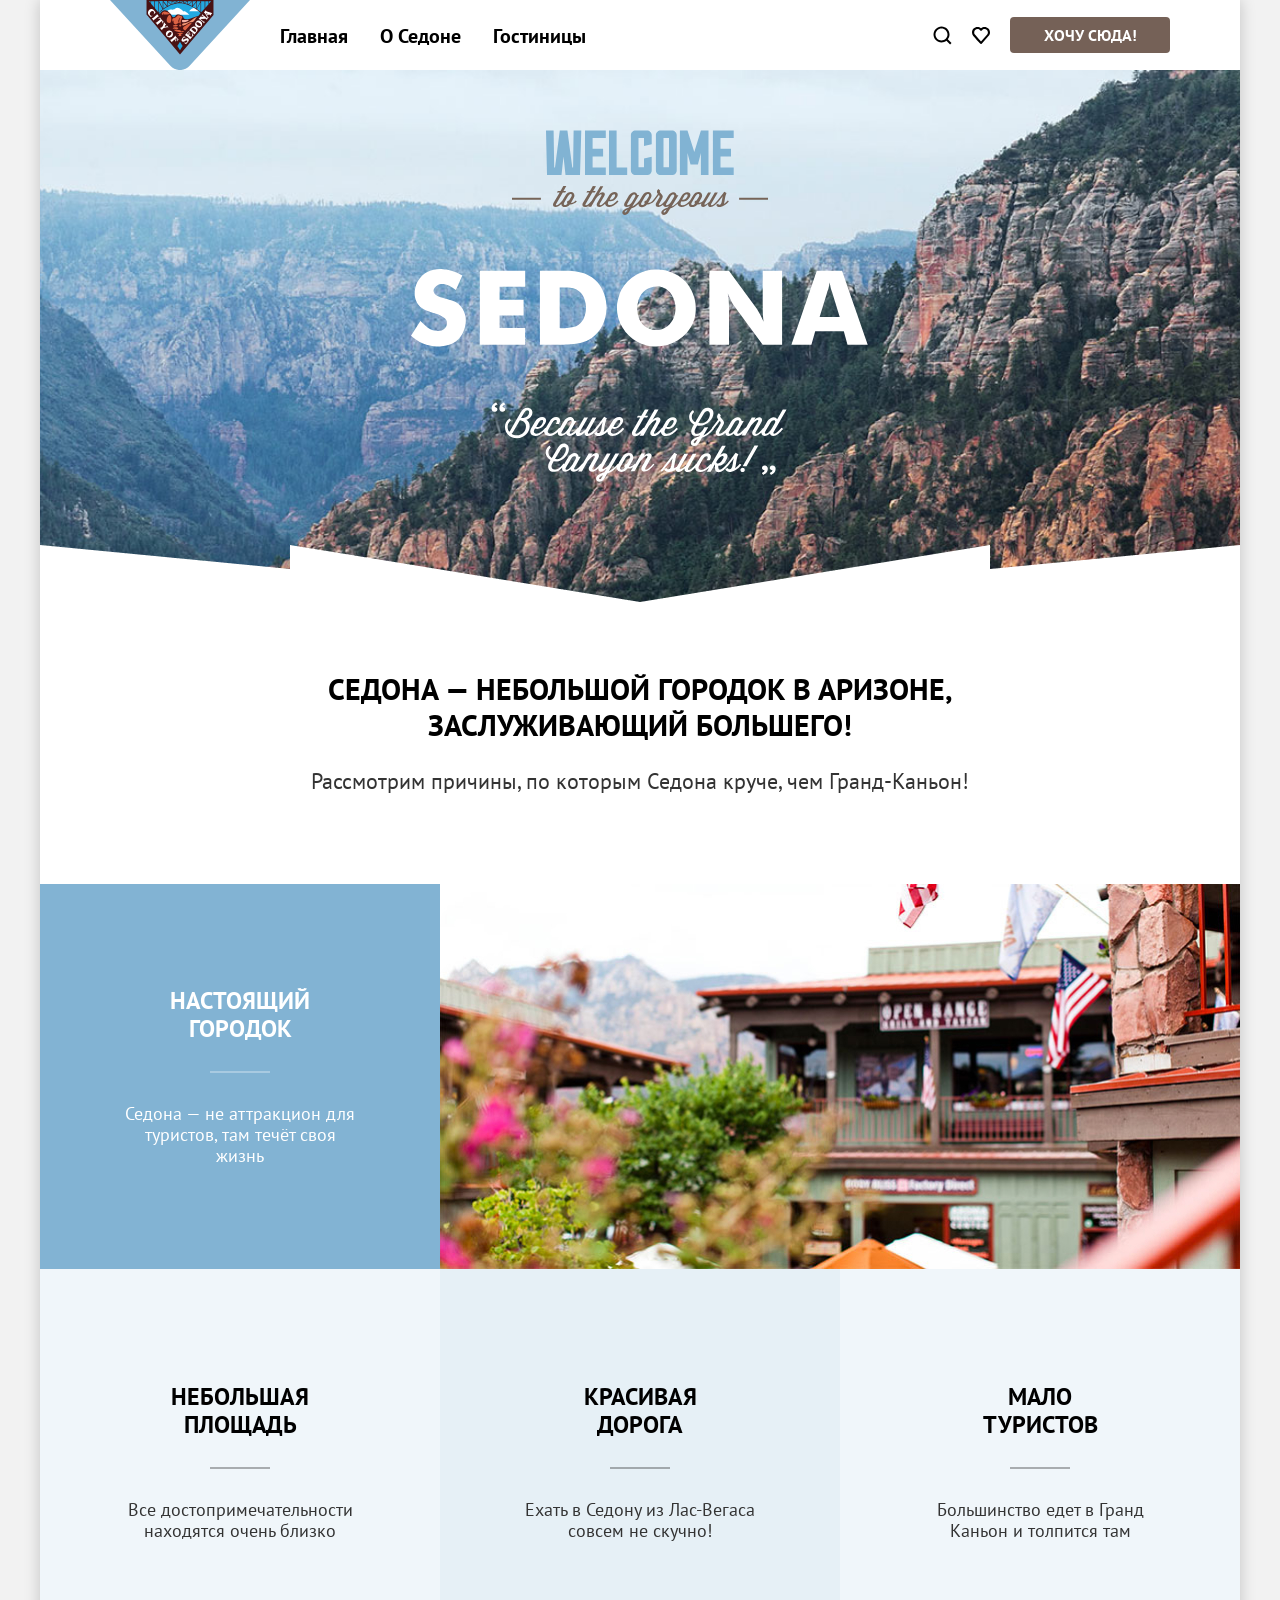
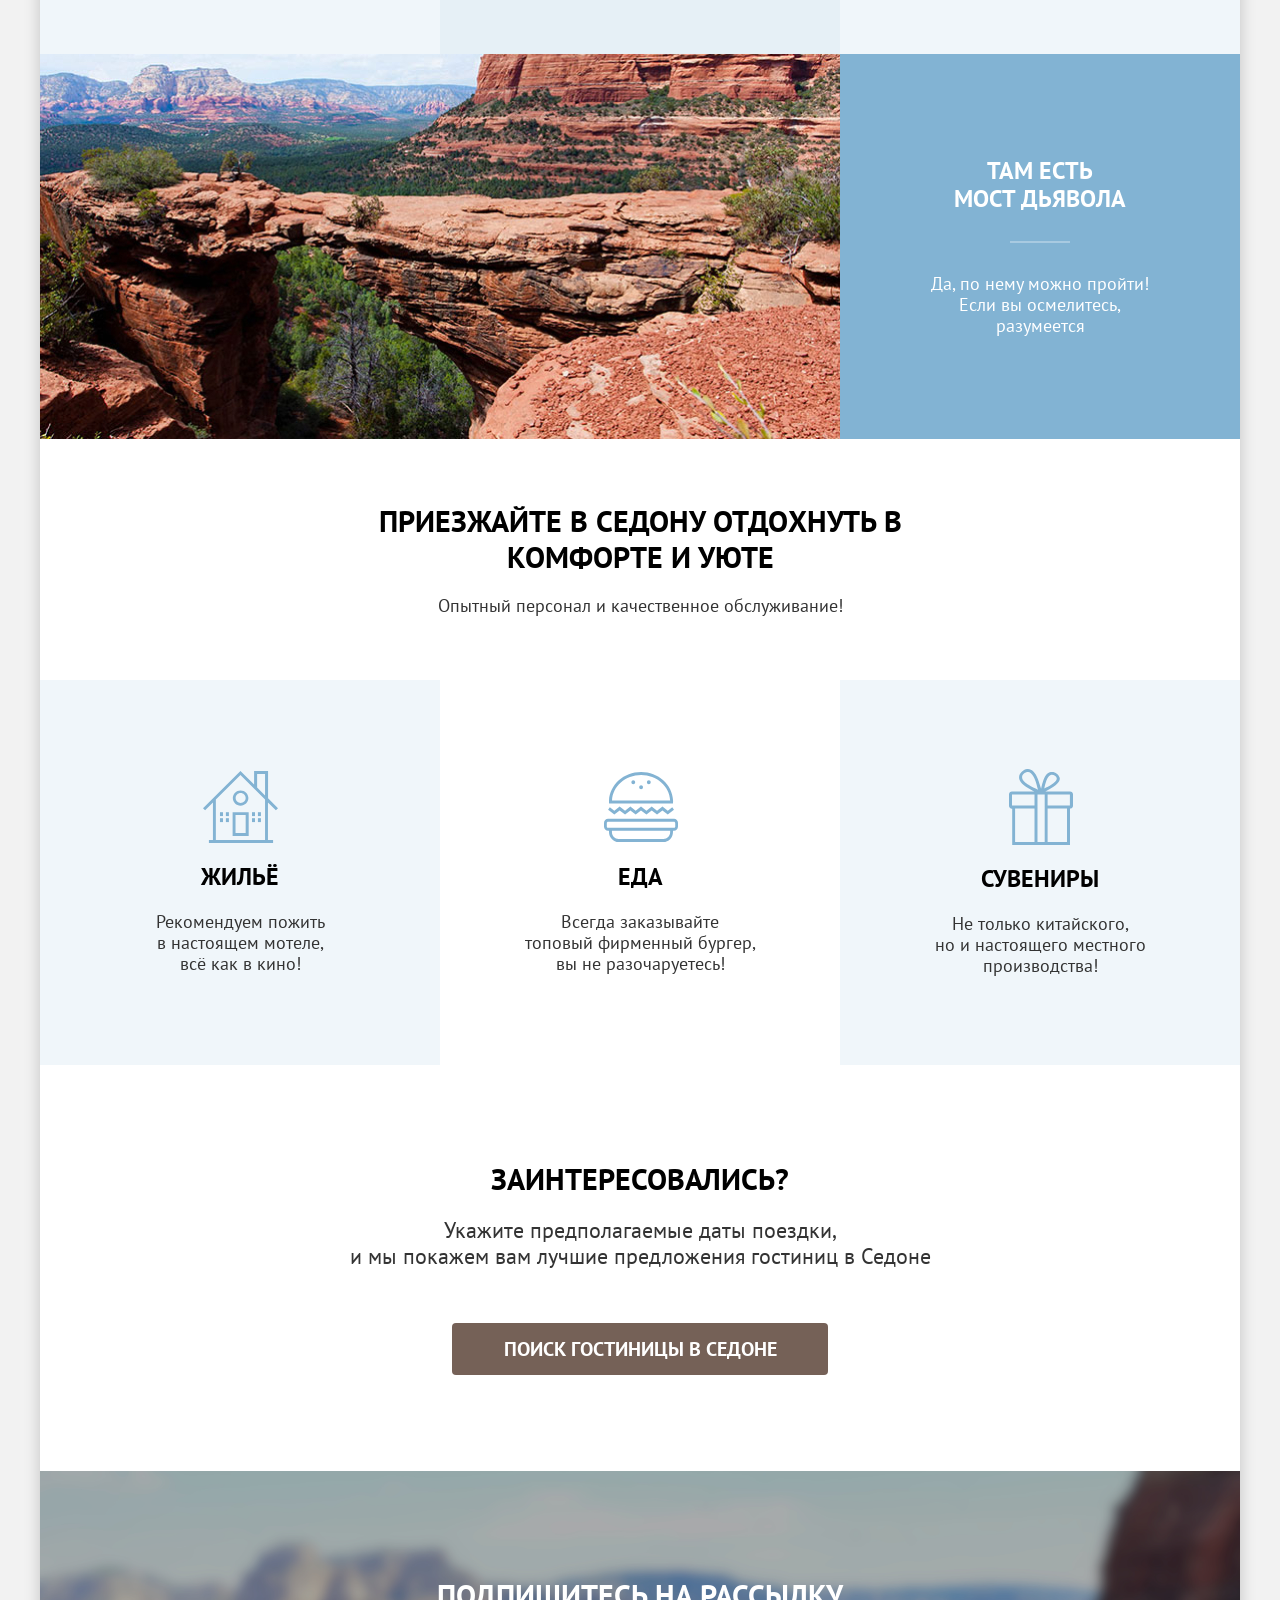
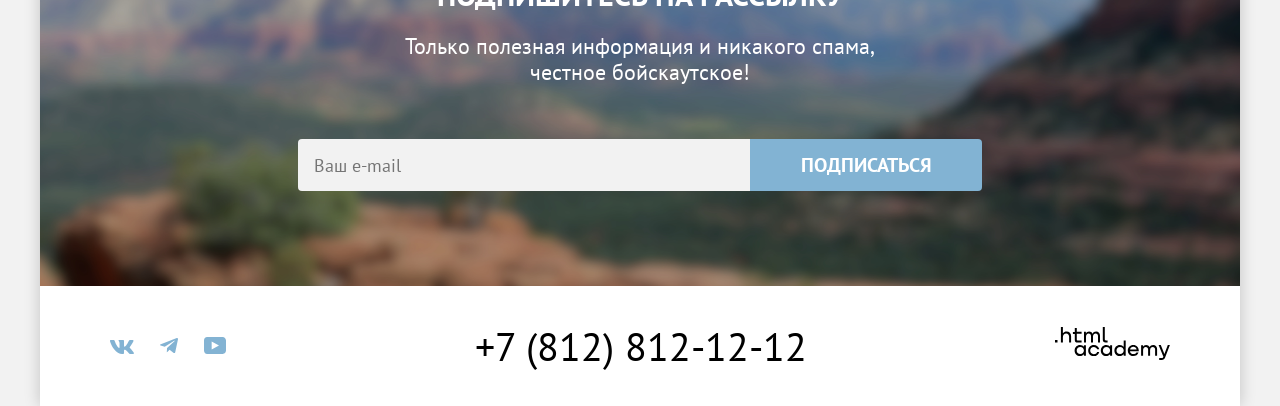
<file: index.html>
<!DOCTYPE html>
<html lang="ru">
<head>
  <meta charset="utf-8">
  <title>HTML Academy: Седона</title>
  <link rel="stylesheet" href="style/style.css">
</head>
<body>
  <div class="container">
  <header>
    <nav class="main-nav">
      <a href="#">
        <img class="main-logo" src="pics/logo-sedona.svg" alt="Логотип сайта Седона">
      </a>
      <ul class="navigation">
        <li class="navigation-item"><a class="nav" href="#">Главная</a></li>
        <li class="navigation-item"><a class="nav" href="#">О Седоне</a></li>
        <li class="navigation-item"><a class="nav" href="catalog.html">Гостиницы</a></li>
      </ul>
      <ul class="user-navigation">
        <li class="user-navigation-item"><a class="user-nav" href="#"><img src="pics/search-icon.svg" alt="Поиск"></a></li>
        <li class="user-navigation-item"><a class="user-nav" href="#"><img src="pics/favorite-icon.svg" alt="Избранное"></a></li>
        <li class="user-navigation-item"><button class="button button-size-s button-color-primary" type="button">Хочу сюда!</button></li>
      </ul>
    </nav>
  </header>

  <main>
    <h1 class="visually-hidden">Добро пожаловать в Седону</h1>

    <section class="main">
      <img class="welcome-to-sedona" src="pics/welcome-to-sedona.svg" alt="Добро пожаловать в Седону">
    </section>

     <section class="intro-text">
  <h2 class="title title-size-l title-color-black">Седона — небольшой городок в Аризоне,<br> заслуживающий большего!</h2>
  <p class="text text-size-l">Рассмотрим причины, по которым Седона круче, чем Гранд-Каньон!</p>
</section>

    <section class="advantages-section">
      <ul class="list-of-advantages">
        <li class="advantages-item">
          <span class="advantage-text">
          <h3 class="title title-size-m title-color-black">Настоящий<br>городок</h3>
          <p class="text text-size-m">Седона — не аттракцион для<br>туристов, там течёт своя<br>жизнь</p>
        </span>
          <img class="town-scenery" src="pics/town-scenery.jpg" alt="Вид на город">
        </li>
        <li class="advantages-item">
          <h3 class="title title-size-m title-color-black">Небольшая<br>площадь</h3>
          <p class="text text-size-m">Все достопримечательности<br>находятся очень близко</p>
        </li>
        <li class="advantages-item">
          <h3 class="title title-size-m title-color-black">Красивая<br>дорога</h3>
          <p class="text text-size-m">Ехать в Седону из Лас-Вегаса<br>совсем не скучно!</p>
        </li>
        <li class="advantages-item">
          <h3 class="title title-size-m title-color-black">Мало<br>туристов</h3>
          <p class="text text-size-m">Большинство едет в Гранд<br>Каньон и толпится там</p>
        </li>
        <li class="advantages-item">
          <img class="devil-bridge-pic" src="pics/devil-bridge.jpg" alt="Вид на мост дьявола">
         <span class="advantage-text">
     <h3 class="title title-size-m title-color-black">Там есть<br>мост дьявола</h3>
          <p class="text text-size-m">Да, по нему можно пройти!<br>Если вы осмелитесь,<br>разумеется</p>
          </span>
        </li>
      </ul>
    </section>

    <section class="come-to-sedona-section">
      <article class="article-come-to-sedona-section">
      <h2 class="title title-size-l title-color-black">Приезжайте в Седону отдохнуть в комфорте и уюте</h2>
      <p class="text text-size-m">Опытный персонал и качественное обслуживание!</p>
      </article>
      <ul class="recommendations-list">
        <li class="recommendations-item">
          <img class="icon-house" src="pics/icon-house.svg" alt="Жилье">
          <h3 class="title title-size-m title-color-black">Жильё</h3>
          <p class="text text-size-m">Рекомендуем пожить<br>в настоящем мотеле,<br>всё как в кино!</p>
        </li>
        <li class="recommendations-item">
          <img class="icon-burger" src="pics/icon-burger.svg" alt="Еда">
          <h3 class="title title-size-m title-color-black">Еда</h3>
          <p class="text text-size-m">Всегда заказывайте<br>топовый фирменный бургер,<br>вы не разочаруетесь!</p>
        </li>
        <li class="recommendations-item">
          <img class="icon-gift" src="pics/icon-gift.svg" alt="Сувениры">
          <h3 class="title title-size-m title-color-black">Сувениры</h3>
          <p class="text text-size-m">Не только китайского,<br>но и настоящего местного<br>производства!</p>
        </li>
      </ul>
      <article class="cta-article">
      <h2 class="title title-size-l title-color-black">Заинтересовались?</h2>
      <p class="text text-size-l">Укажите предполагаемые даты поездки,<br>и мы покажем вам лучшие предложения гостиниц в Седоне</p>
      </article>
      <button class="button button-size-l button-color-primary" type="button">Поиск гостиницы в Седоне</button>
    </section>

    <section class="subscription-section">
      <article class="subscription-article">
      <h2 class="title title-size-l title-color-white">Подпишитесь на рассылку</h2>
      <p class="text text-size-l title-color-white">Только полезная информация и никакого спама,<br>честное бойскаутское!</p>
      </article>
      <form class="subscribe-form">
        <input class="input input-size-l" type="email" name="email" placeholder="Ваш e-mail" required>
        <button class="button button-size-m button-color-secondary" type="submit">Подписаться</button>
      </form>
    </section>
  </main>

  <footer>
    <ul class="socials">
      <li class="socials-item"><a class="social" href="#"><svg class="vk-icon" width="24" height="14" viewBox="0 0 24 14" fill="none" xmlns="http://www.w3.org/2000/svg">
<path fill-rule="evenodd" clip-rule="evenodd" d="M23.45 0.948C23.616 0.402 23.45 0 22.655 0H20.03C19.362 0 19.054 0.347 18.887 0.73C18.887 0.73 17.552 3.926 15.661 6.002C15.049 6.604 14.771 6.795 14.437 6.795C14.27 6.795 14.019 6.604 14.019 6.057V0.948C14.019 0.292 13.835 0 13.279 0H9.151C8.734 0 8.483 0.304 8.483 0.593C8.483 1.214 9.429 1.358 9.526 3.106V6.904C9.526 7.737 9.373 7.888 9.039 7.888C8.149 7.888 5.984 4.677 4.699 1.003C4.45 0.288 4.198 0 3.527 0H0.9C0.15 0 0 0.347 0 0.73C0 1.412 0.89 4.8 4.145 9.281C6.315 12.341 9.37 14 12.153 14C13.822 14 14.028 13.632 14.028 12.997V10.684C14.028 9.947 14.186 9.8 14.715 9.8C15.105 9.8 15.772 9.992 17.33 11.467C19.11 13.216 19.403 14 20.405 14H23.03C23.78 14 24.156 13.632 23.94 12.904C23.702 12.18 22.852 11.129 21.725 9.882C21.113 9.172 20.195 8.407 19.916 8.024C19.527 7.533 19.638 7.314 19.916 6.877C19.916 6.877 23.116 2.451 23.449 0.948H23.45Z"/>
</svg>
</a></li>
      <li class="socials-item"><a class="social" href="#"><svg class="telegram-icon" width="18" height="16" viewBox="0 0 18 16" fill="none" xmlns="http://www.w3.org/2000/svg">
<path d="M16.785 0.0992597L0.840489 6.24776C-0.247661 6.68481 -0.241365 7.29184 0.640845 7.56253L4.73445 8.83953L14.2058 2.8637C14.6537 2.59121 15.0629 2.7378 14.7265 3.03636L7.05283 9.96185H7.05103L7.05283 9.96275L6.77045 14.1823C7.18413 14.1823 7.36669 13.9925 7.59871 13.7686L9.58705 11.8351L13.7229 14.89C14.4855 15.31 15.0332 15.0941 15.2229 14.1841L17.9379 1.38885C18.2158 0.274623 17.5126 -0.229883 16.785 0.0992597Z"/>
</svg>
</a></li>
      <li class="socials-item"><a class="social" href="#"><svg class="youtube-icon" width="22" height="17" viewBox="0 0 22 17" fill="none" xmlns="http://www.w3.org/2000/svg">
<path d="M18.607 0H3.17413C1.31343 0 0 1.59375 0 3.4V13.4937C0 15.4062 1.31343 17 3.17413 17H18.8259C20.4677 17 22 15.4062 22 13.6V3.4C21.7811 1.59375 20.4677 0 18.607 0ZM7.66169 12.5375V4.4625L14.995 8.5L7.66169 12.5375Z" />
</svg>
</a></li>
    </ul>
    <a class="phone-number" href="tel:+78128121212">+7 (812) 812-12-12</a>
    <a class="social" href="#">
      <svg class="html-academy-logo" width="115" height="33" viewBox="0 0 115 33" fill="none" xmlns="http://www.w3.org/2000/svg">
<path fill-rule="evenodd" clip-rule="evenodd" d="M7.9999 6.2C8.7999 5.2 9.9999 4.5 11.5999 4.5C14.2999 4.5 16.1999 6.4 16.0999 9.4V15.5H14.0999V9.8C14.0999 8 12.9999 6.6 11.1999 6.6C9.1999 6.6 7.8999 8.1 7.8999 10.2V15.5H5.8999V0H7.8999V6.2H7.9999ZM0 15.5V12.9H2.5V15.5H0ZM26.5999 4.79998H21.7999V1.09998H19.7999V4.89998H17.8999V6.89998H19.7999V12.9C19.7999 14.6 20.7999 15.6 22.4999 15.6H26.5999V13.6H22.8999C22.1999 13.6 21.7999 13.2 21.7999 12.5V6.79998H26.5999V4.79998ZM37.6 6.69998C38.2 5.39998 39.5 4.59998 41.1 4.59998C43.6 4.59998 45.1 6.39998 45 8.89997V15.4H43V9.09998C43 7.49998 42.1 6.49998 40.6 6.49998C39.4 6.49998 38 7.39998 38 9.79998V15.4H36V9.09998C36 7.49998 35.1 6.49998 33.6 6.49998C32 6.49998 31 7.99998 31 9.99998V15.4H29V4.79998H30.9V6.39998H31C31.6 5.39998 32.7 4.59998 34.1 4.59998C35.7 4.59998 36.9 5.49998 37.5 6.69998H37.6ZM47.8 12.7C47.8 14.4 48.8 15.4 50.6 15.4H52.6V13.4H50.9001C50.2001 13.4 49.8 13 49.8 12.3V0H47.8V12.7ZM25.0001 17.9C26.7001 17.9 28.0001 18.6 28.9001 19.7V18.2H30.9001V28.8H28.9001V27.2H28.8001C28.0001 28.3 26.8001 29.1 25.0001 29.1C21.9001 29.1 19.6001 26.8 19.6001 23.5C19.6001 20.2 21.9001 17.9 25.0001 17.9ZM21.7001 23.5C21.7001 25.5 23.1001 27.1 25.3001 27.1C27.5001 27.1 28.9001 25.4 28.9001 23.5C28.9001 21.5 27.5001 19.9 25.3001 19.9C23.1001 19.9 21.7001 21.5 21.7001 23.5ZM44.2 22C43.7 19.6 41.5999 17.9 38.7999 17.9C35.3999 17.9 33.2 20.4 33.2 23.5C33.2 26.6 35.3999 29.1 38.7999 29.1C41.5999 29.1 43.7 27.3 44.2 24.9H42.0999C41.7 26.2 40.3999 27.2 38.7999 27.2C36.5999 27.2 35.2 25.6 35.2 23.6C35.2 21.6 36.5999 20 38.7999 20C40.3999 20 41.5999 21 42.0999 22.2H44.2V22ZM51.2001 17.9C52.9001 17.9 54.2001 18.6 55.1 19.7V18.2H57.1V28.8H55.1V27.2H55C54.2001 28.3 53 29.1 51.2001 29.1C48.1001 29.1 45.8 26.8 45.8 23.5C45.8 20.2 48.1001 17.9 51.2001 17.9ZM47.9001 23.5C47.9001 25.5 49.3 27.1 51.5 27.1C53.6 27.1 55.1 25.4 55.1 23.5C55.1 21.5 53.7001 19.9 51.5 19.9C49.3 19.9 47.9001 21.5 47.9001 23.5ZM68.6999 19.8C67.7999 18.7 66.4999 17.9 64.7999 17.9C61.6999 17.9 59.3999 20.2 59.3999 23.5C59.3999 26.8 61.5999 29.1 64.7999 29.1C66.4999 29.1 67.7999 28.3 68.5999 27.3H68.6999V28.8H70.6999V13.4H68.6999V19.8ZM65.0999 27.1C62.8999 27.1 61.4999 25.5 61.4999 23.5C61.4999 21.5 62.8999 19.9 65.0999 19.9C67.2999 19.9 68.6999 21.5 68.6999 23.5C68.5999 25.5 67.1999 27.1 65.0999 27.1ZM72.8 23.5C72.8 20.4 75 17.9 78.3 17.9C81.8 17.9 84 20.6 83.8 24.2H75C75.1 25.8 76.5 27.1 78.4 27.1C79.8 27.1 80.9 26.5 81.4 25.5H83.5C82.8 27.8 80.8 29.1 78.3 29.1C74.9 29.1 72.8 26.5 72.8 23.5ZM81.6 22.4C81.3 20.8 80 19.8 78.3 19.8C76.6001 19.8 75.4 20.9 75.1 22.4H81.6ZM98.2001 17.9C96.6001 17.9 95.3001 18.7 94.6001 19.9H94.5001C93.9001 18.7 92.7001 17.9 91.1001 17.9C89.7001 17.9 88.6001 18.6 88.0001 19.7V18.2H86.1001V28.8H88.1001V23.4C88.1001 21.4 89.1001 20 90.7001 19.9C92.2001 19.9 93.1001 20.9 93.1001 22.5V28.8H95.1001V23.2C95.1001 20.8 96.5001 19.9 97.7001 19.9C99.2001 19.9 100.1 20.9 100.1 22.5V28.8H102.1V22.3C102.2 19.7 100.7 17.9 98.2001 17.9ZM105.8 18.1L109.4 27L112.8 18.1H114.9L110.2 30.3C109.5 32.1 108.5 32.9 106.7 32.9H104.2V30.9H106.7C107.7 30.9 108.1 30.6 108.4 29.7L103.6 18.1H105.8Z" />
</svg>

    </a>
  </footer>
  </div>

<div class="modal-overlay">
 <div class="modal-container">
<span class="form-header">
  <h1 class="title title-size-l title-color-black search-for-a-hotel">Поиск гостиницы в Седоне</h1>
  <button class="close-button">
    <img src="pics/close-button.png" alt="кнопка закрытия окна">
  </button>
  </span>

  <form class="search-form">
    <ul class="search-list">
      <span class="arrival-departure">
      <li class="search-list-item">
        <label class="text text-size-m title-color-black" for="arrival-date">Дата Заезда:</label>
        <input class="search-input input input-size-l" type="date" id="arrival-date" name="arrival-date" required/>
      </li>

      <li class="search-list-item">
        <label class="text text-size-m title-color-black" for="departure-date">Дата Выезда:</label>
        <input class="search-input input input-size-l" type="date" id="departure-date" name="departure-date" required/>
      </li>
</span>
<span class="adults-children">
      <li class="search-list-item">
        <label class="adults-label text text-size-m title-color-black" for="adults">Взрослые:</label>
        <input class="adults-input input input-size-s" type="number" id="adults" name="adults" min="1" max="10" value="2" step="1" />
      </li>

      <li class="search-list-item">
        <label class="text text-size-m title-color-black" for="children">Дети: <button class="tooltip-button">i</button></label>
        <input class="children-input input input-size-s" type="number" id="children" name="children" min="1" max="10" value="2" step="1" />
      </li>
</span>
      <li class="search-list-item">
        <button class="button button-size-xl button-color-secondary" type="submit">Найти</button>
      </li>
    </ul>
  </form>
</div>
</div>
</body>
<script src="index.js"></script>
</html>
</file>
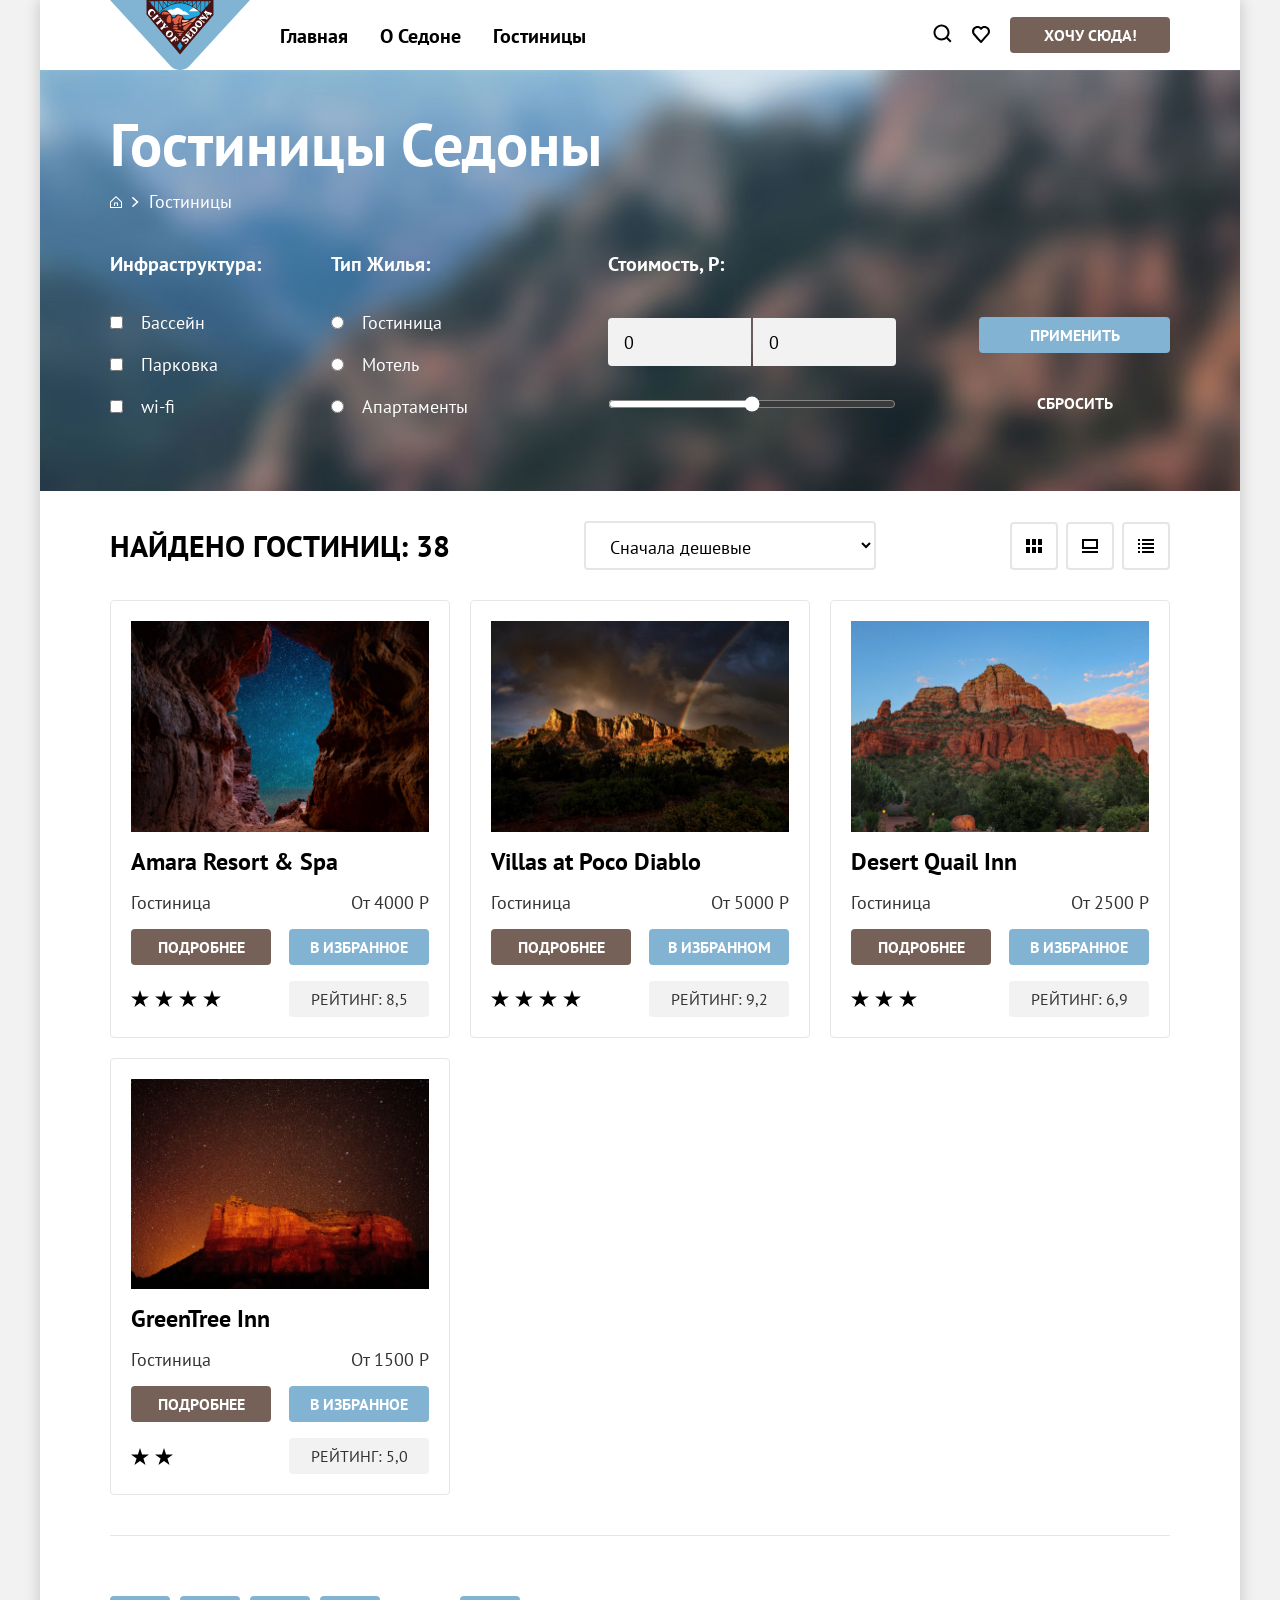
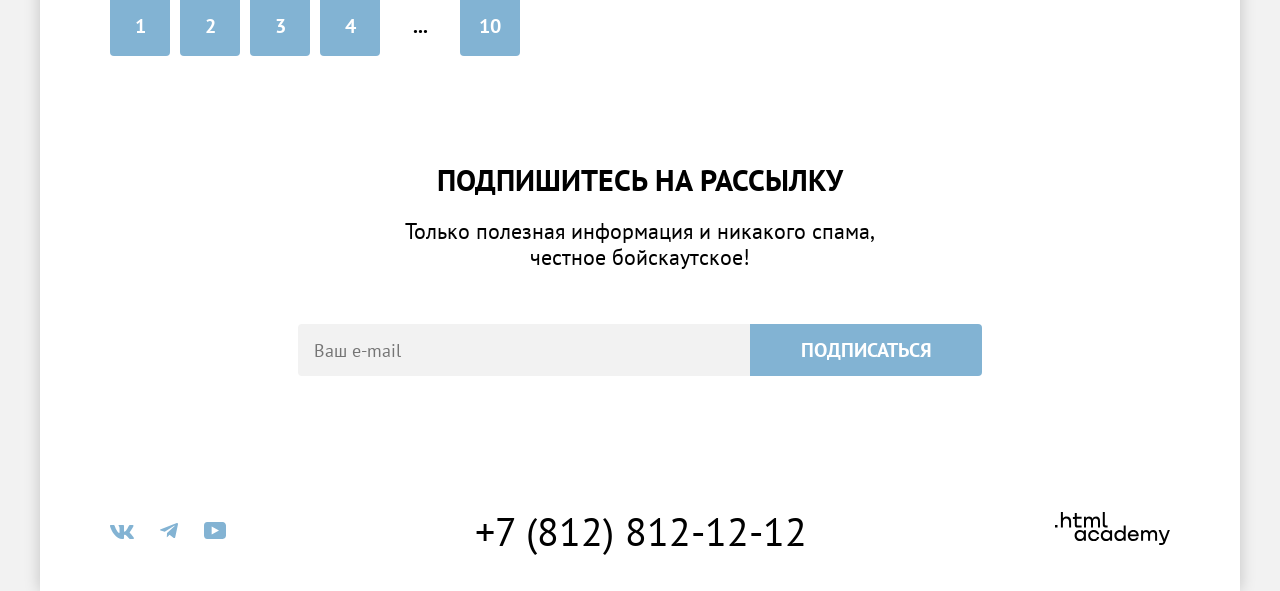
<file: catalog.html>
<!doctype html>
<html lang="ru">
  <head>
    <meta charset="utf-8" />
    <title>HTML Academy: Седона - Гостиницы</title>
    <link rel="stylesheet" href="style/style.css" />
  </head>
  <body>
    <div class="container">
    <header>
      <nav class="main-nav">
        <a href="index.html">
          <img
            class="main-logo"
            src="pics/logo-sedona.svg"
            alt="Логотип сайта Седона"
          />
        </a>
        <ul class="navigation">
          <li class="navigation-item"><a class="nav" href="index.html">Главная</a></li>
          <li class="navigation-item"><a class="nav" href="#">О Седоне</a></li>
          <li class="navigation-item"><a class="nav" href="catalog.html">Гостиницы</a></li>
        </ul>
        <ul class="user-navigation">
          <li class="user-navigation-item">
            <a href="#"><img src="pics/search-icon.svg" alt="Поиск" /></a>
          </li>
          <li class="user-navigation-item">
            <a href="#"
              ><img src="pics/favorite-icon.svg" alt="Избранное"
            /></a>
          </li>
          <li class="user-navigation-item">
            <button
              class="button button-size-s button-color-primary"
              type="button"
            >
              Хочу сюда!
            </button>
          </li>
        </ul>
      </nav>
    </header>

    <main>
      <section class="filter-section">
        <h1 class="hotels-sedona title title-size-xl title-color-white">Гостиницы Седоны</h1>
        <span class="breadcrumbs">
        <img class="house-icon" src="pics/house-icon.svg">
        <img class="arrow-icon" src="pics/arrow-icon.svg">
        <p class="hotels text text-size-m title-color-white">Гостиницы</p>
        </span>
        <form class="filter-form">
          <span class="filter-group">
          <h3 class="filter-group-title">Инфраструктура:</h3>
          <ul class="filter-items-list">
            <li class="filter-item">
              <input
                class="input"
                type="checkbox"
                id="pool"
                name="pool"
              />
              <label class="label" for="pool">Бассейн</label>
            </li>
            <li class="filter-item">
              <input
                class="input"
                type="checkbox"
                id="parking"
                name="parking"
              />
              <label class="label" for="parking">Парковка</label>
            </li>
            <li class="filter-item">
              <input
                class="input"
                type="checkbox"
                id="wi-fi"
                name="wi-fi"
              />
              <label class="label" for="wi-fi">wi-fi</label>
            </li>
          </ul>
</span>
<span class="filter-group">
          <h3 class="filter-group-title">Тип Жилья:</h3>
          <ul class="filter-items-list">
            <li class="filter-item">
              <input
                class="input"
                type="radio"
                id="hotel"
                name="type-of-living"
              />
              <label class="label" for="hotel">Гостиница</label>
            </li>
            <li class="filter-item">
              <input
                class="input"
                type="radio"
                id="motel"
                name="type-of-living"
              />
              <label class="label" for="motel">Мотель</label>
            </li>
            <li class="filter-item">
              <input
                class="input"
                type="radio"
                id="apartment"
                name="type-of-living"
              />
              <label class="label" for="apartment">Апартаменты</label>
            </li>
          </ul>
</span>
<span class="filter-group">
          <h3 class="filter-group-title">Стоимость, Р:</h3>
          <span class="price-inputs">
          <input
            class="price input input-size-m"
            type="number"
            id="start-price"
            min="1"
            max="10000"
            value="0"
            placeholder="от"
          />

          <input
            class="price input input-size-m"
            type="number"
            id="end-price"
            min="1"
            max="10000"
            value="0"
            placeholder="до"
          />
          </span>

          <input
            class="input-range"
            type="range"
            min="0"
            max="10000"
            step="1"
          /></span>
          <span class="filter-group">
          <button
            class="button button-size-full button-color-secondary"
            type="submit"
          >
            Применить
          </button>
          <button
            class="button button-size-full button-color-transparent"
            type="reset"
          >
            Сбросить
          </button>
        </form>
      </section>
      </span>

      <section class="filtered-hotels-section">
        <span class="select-founded-hotels"><h2 class="founded-hotels">
          Найдено гостиниц: <span class="count">38</span>
        </h2>
        <select class="price-select input input-size-m">
          <option class="cheap" value="cheap">Сначала дешевые</option>
          <option class="expensive" value="expensive">Сначала дорогие</option>
        </select>
        <span class="layouts">
        <button class="layout-button"><img class="layout" src="pics/layout-1.svg" alt="смена раскладки"></button>
        <button class="layout-button"><img class="layout" src="pics/layout-2.svg" alt="смена раскладки"></button>
        <button class="layout-button"><img class="layout" src="pics/layout-3.svg" alt="смена раскладки"></button>
        </span>
        </span>
        <ul class="cards">
          <li class="cards-item">
            <article class="hotel-card">
              <img
                class="hotel-pic"
                src="pics/hotel-1.jpg"
                alt="Вид на звездное небо"
              />
              <h3 class="hotel-name">Amara Resort & Spa</h3>
              <span class="price-row"><p class="hotel-type">Гостиница</p>
              <p class="hotel-price">От 4000 Р</p>
              </span>
              <span class="button-row">
              <button class="button button-size-xs button-color-primary">
                Подробнее
              </button>
              <button class="button button-size-xs button-color-secondary">
                В избранное
              </button>
              </span>
              <span class="rating-with-stars">
                <ul class="stars">
                  <li class="star-item"><img src="pics/star-icon.svg"></li>
                  <li class="star-item"><img src="pics/star-icon.svg"></li>
                  <li class="star-item"><img src="pics/star-icon.svg"></li>
                  <li class="star-item"><img src="pics/star-icon.svg"></li>
                </ul>
              <span class="rating">Рейтинг: 8,5</span>
              </span>
            </article>
          </li>
          <li class="cards-item">
            <article class="hotel-card">
              <img class="hotel-pic" src="pics/hotel-2.jpg" alt="Вид на горы" />
              <h3 class="hotel-name">Villas at Poco Diablo</h3>
              <span class="price-row">
              <p class="hotel-type">Гостиница</p>
              <p class="hotel-price">От 5000 Р</p>
              </span>
              <span class="button-row">
              <button class="button button-size-xs button-color-primary">
                Подробнее
              </button>
              <button class="button button-size-xs button-color-secondary">
                В избранном
              </button>
              </span>
              <span class="rating-with-stars">
                <ul class="stars">
                  <li class="star-item"><img src="pics/star-icon.svg"></li>
                  <li class="star-item"><img src="pics/star-icon.svg"></li>
                  <li class="star-item"><img src="pics/star-icon.svg"></li>
                  <li class="star-item"><img src="pics/star-icon.svg"></li>
                </ul>
              <span class="rating">Рейтинг: 9,2</span>
              </span>
            </article>
          </li>
          <li class="cards-item">
            <article class="hotel-card">
              <img
                class="hotel-pic"
                src="pics/hotel-3.jpg"
                alt="Вид на гору днем"
              />
              <h3 class="hotel-name">Desert Quail Inn</h3>
              <span class="price-row">
              <p class="hotel-type">Гостиница</p>
              <p class="hotel-price">От 2500 Р</p>
              </span>
              <span class="button-row">
              <button class="button button-size-xs button-color-primary">
                Подробнее
              </button>
              <button class="button button-size-xs button-color-secondary">
                В избранное
              </button>
              </span>
              <span class="rating-with-stars">
                <ul class="stars">
                  <li class="star-item"><img src="pics/star-icon.svg"></li>
                  <li class="star-item"><img src="pics/star-icon.svg"></li>
                  <li class="star-item"><img src="pics/star-icon.svg"></li>
                </ul>
              <span class="rating">Рейтинг: 6,9</span>
              </span>
            </article>
          </li>
          <li class="cards-item">
            <article class="hotel-card">
              <img
                class="hotel-pic"
                src="pics/hotel-4.jpg"
                alt="Вид на гору на закате"
              />
              <h3 class="hotel-name">GreenTree Inn</h3>
              <span class="price-row">
              <p class="hotel-type">Гостиница</p>
              <p class="hotel-price">От 1500 Р</p>
              </span>
              <span class="button-row">
              <button class="button button-size-xs button-color-primary">
                Подробнее
              </button>
              <button class="button button-size-xs button-color-secondary">
                В избранное
              </button>
              </span>
<span class="rating-with-stars">
                <ul class="stars">
                  <li class="star-item"><img src="pics/star-icon.svg"></li>
                  <li class="star-item"><img src="pics/star-icon.svg"></li>
                </ul>
              <span class="rating">Рейтинг: 5,0</span>
              </span>            </article>
          </li>
        </ul>
        <span class="divider-line"></span>
      </section>

      <section class="pagination">
        <ul class="pagination-list">
          <li class="pagination-item"><a class="pagination-a" href="#">1</a></li>
          <li class="pagination-item"><a class="pagination-a" href="#">2</a></li>
          <li class="pagination-item"><a class="pagination-a" href="#">3</a></li>
          <li class="pagination-item"><a class="pagination-a" href="#">4</a></li>
          <li class="pagination-item"><a class="pagination-a" href="#">...</a></li>
          <li class="pagination-item"><a class="pagination-a" href="#">10</a></li>
        </ul>
      </section>

     <section class="subscription-section catalog">
      <article class="subscription-article">
      <h2 class="title title-size-l title-color-white">Подпишитесь на рассылку</h2>
      <p class="text text-size-l title-color-white">Только полезная информация и никакого спама,<br>честное бойскаутское!</p>
      </article>
      <form class="subscribe-form">
        <input class="input input-size-l" type="email" name="email" placeholder="Ваш e-mail" required>
        <button class="button button-size-m button-color-secondary" type="submit">Подписаться</button>
      </form>
    </section>
    </main>

   <footer>
    <ul class="socials">
      <li class="socials-item"><a class="social" href="#"><svg class="vk-icon" width="24" height="14" viewBox="0 0 24 14" fill="none" xmlns="http://www.w3.org/2000/svg">
<path fill-rule="evenodd" clip-rule="evenodd" d="M23.45 0.948C23.616 0.402 23.45 0 22.655 0H20.03C19.362 0 19.054 0.347 18.887 0.73C18.887 0.73 17.552 3.926 15.661 6.002C15.049 6.604 14.771 6.795 14.437 6.795C14.27 6.795 14.019 6.604 14.019 6.057V0.948C14.019 0.292 13.835 0 13.279 0H9.151C8.734 0 8.483 0.304 8.483 0.593C8.483 1.214 9.429 1.358 9.526 3.106V6.904C9.526 7.737 9.373 7.888 9.039 7.888C8.149 7.888 5.984 4.677 4.699 1.003C4.45 0.288 4.198 0 3.527 0H0.9C0.15 0 0 0.347 0 0.73C0 1.412 0.89 4.8 4.145 9.281C6.315 12.341 9.37 14 12.153 14C13.822 14 14.028 13.632 14.028 12.997V10.684C14.028 9.947 14.186 9.8 14.715 9.8C15.105 9.8 15.772 9.992 17.33 11.467C19.11 13.216 19.403 14 20.405 14H23.03C23.78 14 24.156 13.632 23.94 12.904C23.702 12.18 22.852 11.129 21.725 9.882C21.113 9.172 20.195 8.407 19.916 8.024C19.527 7.533 19.638 7.314 19.916 6.877C19.916 6.877 23.116 2.451 23.449 0.948H23.45Z"/>
</svg>
</a></li>
      <li class="socials-item"><a class="social" href="#"><svg class="telegram-icon" width="18" height="16" viewBox="0 0 18 16" fill="none" xmlns="http://www.w3.org/2000/svg">
<path d="M16.785 0.0992597L0.840489 6.24776C-0.247661 6.68481 -0.241365 7.29184 0.640845 7.56253L4.73445 8.83953L14.2058 2.8637C14.6537 2.59121 15.0629 2.7378 14.7265 3.03636L7.05283 9.96185H7.05103L7.05283 9.96275L6.77045 14.1823C7.18413 14.1823 7.36669 13.9925 7.59871 13.7686L9.58705 11.8351L13.7229 14.89C14.4855 15.31 15.0332 15.0941 15.2229 14.1841L17.9379 1.38885C18.2158 0.274623 17.5126 -0.229883 16.785 0.0992597Z"/>
</svg>
</a></li>
      <li class="socials-item"><a class="social" href="#"><svg class="youtube-icon" width="22" height="17" viewBox="0 0 22 17" fill="none" xmlns="http://www.w3.org/2000/svg">
<path d="M18.607 0H3.17413C1.31343 0 0 1.59375 0 3.4V13.4937C0 15.4062 1.31343 17 3.17413 17H18.8259C20.4677 17 22 15.4062 22 13.6V3.4C21.7811 1.59375 20.4677 0 18.607 0ZM7.66169 12.5375V4.4625L14.995 8.5L7.66169 12.5375Z" />
</svg>
</a></li>
    </ul>
    <a class="phone-number" href="tel:+78128121212">+7 (812) 812-12-12</a>
    <a class="social" href="#">
      <svg class="html-academy-logo" width="115" height="33" viewBox="0 0 115 33" fill="none" xmlns="http://www.w3.org/2000/svg">
<path fill-rule="evenodd" clip-rule="evenodd" d="M7.9999 6.2C8.7999 5.2 9.9999 4.5 11.5999 4.5C14.2999 4.5 16.1999 6.4 16.0999 9.4V15.5H14.0999V9.8C14.0999 8 12.9999 6.6 11.1999 6.6C9.1999 6.6 7.8999 8.1 7.8999 10.2V15.5H5.8999V0H7.8999V6.2H7.9999ZM0 15.5V12.9H2.5V15.5H0ZM26.5999 4.79998H21.7999V1.09998H19.7999V4.89998H17.8999V6.89998H19.7999V12.9C19.7999 14.6 20.7999 15.6 22.4999 15.6H26.5999V13.6H22.8999C22.1999 13.6 21.7999 13.2 21.7999 12.5V6.79998H26.5999V4.79998ZM37.6 6.69998C38.2 5.39998 39.5 4.59998 41.1 4.59998C43.6 4.59998 45.1 6.39998 45 8.89997V15.4H43V9.09998C43 7.49998 42.1 6.49998 40.6 6.49998C39.4 6.49998 38 7.39998 38 9.79998V15.4H36V9.09998C36 7.49998 35.1 6.49998 33.6 6.49998C32 6.49998 31 7.99998 31 9.99998V15.4H29V4.79998H30.9V6.39998H31C31.6 5.39998 32.7 4.59998 34.1 4.59998C35.7 4.59998 36.9 5.49998 37.5 6.69998H37.6ZM47.8 12.7C47.8 14.4 48.8 15.4 50.6 15.4H52.6V13.4H50.9001C50.2001 13.4 49.8 13 49.8 12.3V0H47.8V12.7ZM25.0001 17.9C26.7001 17.9 28.0001 18.6 28.9001 19.7V18.2H30.9001V28.8H28.9001V27.2H28.8001C28.0001 28.3 26.8001 29.1 25.0001 29.1C21.9001 29.1 19.6001 26.8 19.6001 23.5C19.6001 20.2 21.9001 17.9 25.0001 17.9ZM21.7001 23.5C21.7001 25.5 23.1001 27.1 25.3001 27.1C27.5001 27.1 28.9001 25.4 28.9001 23.5C28.9001 21.5 27.5001 19.9 25.3001 19.9C23.1001 19.9 21.7001 21.5 21.7001 23.5ZM44.2 22C43.7 19.6 41.5999 17.9 38.7999 17.9C35.3999 17.9 33.2 20.4 33.2 23.5C33.2 26.6 35.3999 29.1 38.7999 29.1C41.5999 29.1 43.7 27.3 44.2 24.9H42.0999C41.7 26.2 40.3999 27.2 38.7999 27.2C36.5999 27.2 35.2 25.6 35.2 23.6C35.2 21.6 36.5999 20 38.7999 20C40.3999 20 41.5999 21 42.0999 22.2H44.2V22ZM51.2001 17.9C52.9001 17.9 54.2001 18.6 55.1 19.7V18.2H57.1V28.8H55.1V27.2H55C54.2001 28.3 53 29.1 51.2001 29.1C48.1001 29.1 45.8 26.8 45.8 23.5C45.8 20.2 48.1001 17.9 51.2001 17.9ZM47.9001 23.5C47.9001 25.5 49.3 27.1 51.5 27.1C53.6 27.1 55.1 25.4 55.1 23.5C55.1 21.5 53.7001 19.9 51.5 19.9C49.3 19.9 47.9001 21.5 47.9001 23.5ZM68.6999 19.8C67.7999 18.7 66.4999 17.9 64.7999 17.9C61.6999 17.9 59.3999 20.2 59.3999 23.5C59.3999 26.8 61.5999 29.1 64.7999 29.1C66.4999 29.1 67.7999 28.3 68.5999 27.3H68.6999V28.8H70.6999V13.4H68.6999V19.8ZM65.0999 27.1C62.8999 27.1 61.4999 25.5 61.4999 23.5C61.4999 21.5 62.8999 19.9 65.0999 19.9C67.2999 19.9 68.6999 21.5 68.6999 23.5C68.5999 25.5 67.1999 27.1 65.0999 27.1ZM72.8 23.5C72.8 20.4 75 17.9 78.3 17.9C81.8 17.9 84 20.6 83.8 24.2H75C75.1 25.8 76.5 27.1 78.4 27.1C79.8 27.1 80.9 26.5 81.4 25.5H83.5C82.8 27.8 80.8 29.1 78.3 29.1C74.9 29.1 72.8 26.5 72.8 23.5ZM81.6 22.4C81.3 20.8 80 19.8 78.3 19.8C76.6001 19.8 75.4 20.9 75.1 22.4H81.6ZM98.2001 17.9C96.6001 17.9 95.3001 18.7 94.6001 19.9H94.5001C93.9001 18.7 92.7001 17.9 91.1001 17.9C89.7001 17.9 88.6001 18.6 88.0001 19.7V18.2H86.1001V28.8H88.1001V23.4C88.1001 21.4 89.1001 20 90.7001 19.9C92.2001 19.9 93.1001 20.9 93.1001 22.5V28.8H95.1001V23.2C95.1001 20.8 96.5001 19.9 97.7001 19.9C99.2001 19.9 100.1 20.9 100.1 22.5V28.8H102.1V22.3C102.2 19.7 100.7 17.9 98.2001 17.9ZM105.8 18.1L109.4 27L112.8 18.1H114.9L110.2 30.3C109.5 32.1 108.5 32.9 106.7 32.9H104.2V30.9H106.7C107.7 30.9 108.1 30.6 108.4 29.7L103.6 18.1H105.8Z" />
</svg>

    </a>
  </footer>

    </div>
  </body>
</html>
</file>
<file: style/style.css>
@font-face {
  font-family: "PT Sans";
  font-style: normal;
  font-weight: 400;
  src: url("/fonts/ptsans-400.woff2") format("woff2");
  font-display: swap;
}

@font-face {
  font-family: "PT Sans";
  font-style: normal;
  font-weight: 700;
  src: url("/fonts/ptsans-700.woff2") format("woff2");
  font-display: swap;
}

* {
  margin: 0;
  padding: 0;
  box-sizing: border-box;
}

body {
  font-family: "PT Sans", sans-serif;
  font-size: 22px;
  line-height: 26px;
  background-color: #f2f2f2;
  color: #333333;
  display: flex;
  flex-direction: column;
}

.container {
  width: 1200px;
  margin: 0 auto;
  background-color: #ffffff;
  box-shadow: 0 0 15px #00000033;
}

.visually-hidden {
  position: absolute;
  width: 1px;
  height: 1px;
  margin: -1px;
  padding: 0;
  border: 0;
  clip-path: inset(100%);
  overflow: hidden;
}

.title {
  font-weight: 700;
  text-transform: uppercase;
}

.title-color-white {
  color: #ffffff;
}
.title-color-black {
  color: #000000;
}

.title-size-xl {
  font-size: 60px;
  line-height: 78px;
}
.title-size-l {
  font-size: 30px;
  line-height: 36px;
}
.title-size-m {
  font-size: 24px;
  line-height: 28px;
}

.text {
  font-weight: 400;
}
.text-size-l {
  font-size: 22px;
  line-height: 26px;
}
.text-size-m {
  font-size: 18px;
  line-height: 21px;
}

.button {
  font-family: "PT Sans", sans-serif;
  font-weight: 700;
  text-transform: uppercase;
  border-radius: 4px;
  border: none;
  cursor: pointer;
}

.button-size-s {
  width: 160px;
  min-height: 36px;
  font-size: 16px;
  line-height: 20px;
}
.button-size-m {
  min-height: 52px;
  font-size: 20px;
  line-height: 36px;
}
.button-size-l {
  width: 376px;
  min-height: 52px;
  font-size: 20px;
  line-height: 36px;
}
.button-size-xl {
  width: 565px;
  min-height: 60px;
  font-size: 20px;
  line-height: 36px;
}
.button-size-xs {
  width: 140px;
  min-height: 36px;
  font-size: 16px;
  line-height: 20px;
}
.button-size-full {
  width: 191px;
  min-height: 36px;
  font-size: 16px;
  line-height: 20px;
}

.button-color-primary {
  background-color: #756157;
  color: #ffffff;
}
.button-color-primary:hover {
  background-color: #615048;
}
.button-color-primary:active {
  background-color: #756157;
  color: rgba(255, 255, 255, 0.5);
}
.button-color-primary:disabled,
.button-color-secondary:disabled {
  background-color: #e5e5e5;
}

.button-color-secondary {
  background-color: #82b3d3;
  color: #ffffff;
}
.button-color-secondary:hover {
  background-color: #68a2ca;
}
.button-color-secondary:active {
  background-color: #82b3d3;
  color: rgba(255, 255, 255, 0.5);
}

.button-color-transparent {
  background-color: transparent;
  color: #ffffff;
}
.button-color-transparent:hover {
  background-color: transparent;
  color: #ffffff;
  opacity: 0.6;
}
.button-color-transparent:active {
  background-color: transparent;
  color: #ffffff;
  opacity: 0.4;
}

.input {
  font-family: "PT Sans", sans-serif;
  font-weight: 400;
  border: none;
}
.input-size-l {
  font-size: 18px;
  color: #000000;
  background-color: #f2f2f2;
}
.input-size-m {
  font-size: 18px;
  line-height: 21px;
}
.input-size-s {
  font-size: 18px;
  line-height: 23px;
  background-color: #f2f2f2;
  width: 110px;
  height: 48px;
  border-radius: 4px;
}

.price-inputs .input-size-m:first-child {
  border-radius: 4px 0 0 4px;
}
.price-inputs .input-size-m:last-child {
  border-radius: 0 4px 4px 0;
}

a {
  text-decoration: none;
}

header {
  background-color: white;
  display: flex;
  justify-content: center;
  width: 100%;
}

.main-nav {
  display: flex;
  align-items: center;
  width: 100%;
  padding: 0 70px;
  position: relative;
}

.main-logo {
  display: block;
}

.navigation {
  display: flex;
  margin-left: 30px;
  gap: 32px;
  list-style: none;
}
.navigation-item .nav {
  font-weight: 700;
  font-size: 20px;
  line-height: 24px;
  color: #000000;
}
.navigation-item .nav:hover {
  border-bottom: 2px solid #756157;
  padding-bottom: 20px;
  color: #756257;
}

.user-navigation {
  display: flex;
  align-items: center;
  margin-left: auto;
  gap: 20px;
  list-style: none;
}
.user-navigation-item .user-nav {
  display: flex;
  align-items: center;
}

.main {
  position: relative;
  width: 100%;
  background-image: url("../pics/welcome-to-sedona-background.jpg");
  background-repeat: no-repeat;
  background-position: center;
  background-size: cover;
  text-align: center;
  padding: 60px 20px 80px 20px;
  min-height: 428px;
}
.main::after {
  content: "";
  position: absolute;
  bottom: 0;
  left: 0;
  width: 100%;
  height: 57px;
  background-image: url("../pics/divider.png");
  background-repeat: no-repeat;
  background-position: bottom center;
  background-size: 100% 100%;
  pointer-events: none;
}

.welcome-to-sedona {
  display: block;
  max-width: 100%;
  margin: 0 auto 40px;
}

.intro-text {
  text-align: center;
  padding: 69px 20px 90px 20px;
  background-color: white;
}
.intro-text .text {
  margin-top: 25px;
}

.main .title,
.main .text {
  max-width: 720px;
  margin-left: auto;
  margin-right: auto;
}

.advantages-section {
  width: 100%;
  background-color: white;
}

.list-of-advantages {
  display: flex;
  flex-wrap: wrap;
  width: 100%;
  margin: 0;
  list-style: none;
}

.advantages-item:first-child,
.advantages-item:last-child {
  background-color: #82b3d3;
  display: flex;
  width: 100%;
}
.advantages-item:first-child .advantage-text,
.advantages-item:last-child .advantage-text {
  flex: 1;
  padding: 50px;
  display: flex;
  flex-direction: column;
  justify-content: center;
  text-align: center;
}
.advantages-item:first-child .town-scenery,
.advantages-item:last-child .devil-bridge-pic {
  flex: 2;
  height: auto;
  display: block;
  object-fit: cover;
}

.advantages-item:not(:first-child):not(:last-child) {
  flex: 1;
  padding: 50px 20px;
  text-align: center;
  width: 400px;
  height: 385px;
  display: flex;
  flex-direction: column;
  justify-content: center;
  align-items: center;
}
.advantages-item:nth-child(2) {
  background-color: rgba(131, 179, 211, 0.12);
}
.advantages-item:nth-child(3) {
  background-color: rgba(131, 179, 211, 0.2);
}
.advantages-item:nth-child(4) {
  background-color: rgba(131, 179, 211, 0.12);
}

.advantages-item:first-child .advantage-text .title,
.advantages-item:first-child .advantage-text .text,
.advantages-item:last-child .advantage-text .title,
.advantages-item:last-child .advantage-text .text {
  color: #ffffff;
}

.advantages-item:not(:first-child):not(:last-child) .title {
  position: relative;
  margin-bottom: 60px;
}
.advantages-item:not(:first-child):not(:last-child) .title::after {
  content: "";
  position: absolute;
  bottom: -30px;
  left: 50%;
  transform: translateX(-50%);
  width: 60px;
  height: 2px;
  background-color: rgba(0, 0, 0, 0.3);
}

.advantages-item:first-child .advantage-text .title,
.advantages-item:last-child .advantage-text .title {
  position: relative;
  margin-bottom: 60px;
}
.advantages-item:first-child .advantage-text .title::after,
.advantages-item:last-child .advantage-text .title::after {
  content: "";
  position: absolute;
  bottom: -30px;
  left: 50%;
  transform: translateX(-50%);
  width: 60px;
  height: 2px;
  background-color: rgba(255, 255, 255, 0.3);
}

.come-to-sedona-section {
  width: 100%;
  background-color: white;
  text-align: center;
  padding: 64px 0 0;
}
.article-come-to-sedona-section .text {
  margin-top: 20px;
  margin-bottom: 64px;
}
.come-to-sedona-section .title,
.come-to-sedona-section .text {
  max-width: 700px;
  margin-left: auto;
  margin-right: auto;
  padding: 0 20px;
}

.recommendations-list {
  display: flex;
  width: 100%;
  margin: 0;
  list-style: none;
}
.recommendations-item {
  width: 400px;
  height: 385px;
  padding: 50px 30px;
  text-align: center;
  display: flex;
  flex-direction: column;
  justify-content: center;
  align-items: center;
  margin-bottom: 96px;
}
.recommendations-item:first-child,
.recommendations-item:last-child {
  background-color: rgba(131, 179, 211, 0.12);
}
.recommendations-item .icon-house,
.recommendations-item .icon-burger,
.recommendations-item .icon-gift {
  margin-bottom: 20px;
}
.recommendations-item .title {
  margin-bottom: 20px;
}

.cta-article .text {
  margin-top: 20px;
}
.come-to-sedona-section .button-size-l {
  margin: 54px auto 96px;
  display: inline-block;
}

.filter-section {
  width: 100%;
  background-image: url("../pics/filter-catalog-background.jpg");
  background-repeat: no-repeat;
  background-position: center;
  background-size: cover;
  padding: 35px 70px 70px 70px;
}

.hotels-sedona {
  width: 100%;
  margin: 0 0 8px 0;
  text-transform: none;
}

.breadcrumbs {
  display: flex;
  align-items: center;
  gap: 10px;
  width: 100%;
  margin: 0 0 40px 0;
}
.house-icon,
.arrow-icon {
  filter: brightness(0) invert(1);
  display: block;
}
.breadcrumbs .hotels:hover {
  opacity: 0.6;
}
.breadcrumbs .hotels:active {
  opacity: 0.4;
}

.filter-item:hover {
  opacity: 0.6;
}
.filter-item:active {
  opacity: 0.4;
}

.filter-form {
  width: 100%;
  margin: 0;
  display: flex;
  flex-wrap: wrap;
  align-items: flex-start;
}

.filter-group {
  display: flex;
  flex-direction: column;
}
.filter-group:first-child {
  margin-right: 70px;
}
.filter-group:nth-child(2) {
  margin-right: 140px;
}
.filter-group:nth-child(3) {
  margin-right: 70px;
  flex-direction: column;
  flex-wrap: wrap;
  gap: 10px;
  width: 288px;
}
.filter-group:nth-child(4) {
  margin-top: 65px;
  gap: 10px;
}

.price-inputs {
  display: flex;
  align-items: center;
  gap: 2px;
  flex-wrap: nowrap;
}
.input-range {
  accent-color: #ffffff;
  width: 100%;
}
.input-size-s {
  accent-color: #3f5e72;
}

.filter-group:last-child {
  display: flex;
  flex-direction: column;
  justify-content: flex-end;
  margin-left: auto;
  gap: 32px;
}

.filter-group-title {
  font-weight: 700;
  font-size: 20px;
  line-height: 24px;
  color: #ffffff;
  margin-bottom: 32px;
}
.filter-group:nth-child(3) .filter-group-title {
  width: 100%;
  margin-bottom: 32px;
}

.filter-items-list {
  list-style: none;
  text-align: left;
}
.filter-item {
  margin-bottom: 16px;
}
.filter-item:last-child {
  margin-bottom: 0;
}
.filter-item .input {
  margin-right: 12px;
}
.filter-item .label {
  font-weight: 400;
  font-size: 18px;
  line-height: 23px;
  color: #ffffff;
}

.filter-group:nth-child(3) .input-size-m {
  width: 143px;
  min-height: 48px;
  font-size: 18px;
  padding: 12px 16px;
  background-color: #f2f2f2;
}
.filter-group:nth-child(3) label {
  font-weight: 400;
  font-size: 18px;
  color: #ffffff;
}
.input-range {
  margin-top: 20px;
}

.filtered-hotels-section {
  background-color: white;
  width: 100%;
  padding-bottom: 60px;
}

.select-founded-hotels {
  display: flex;
  justify-content: space-between;
  align-items: center;
  width: 100%;
  margin: 0;
  padding: 30px 70px;
}
.founded-hotels {
  font-weight: 700;
  font-size: 30px;
  line-height: 36px;
  text-transform: uppercase;
  color: #000000;
}

.price-select {
  width: 292px;
  height: 49px;
  padding: 12px 20px;
  font-size: 18px;
  border: 2px solid #e6e6e6;
  border-radius: 4px;
  background-color: white;
  cursor: pointer;
}
.price-select:hover {
  border-color: #68a2ca;
}

.layouts {
  display: flex;
  gap: 8px;
}

.layout-button {
  display: flex;
  border: 2px solid #e5e5e5;
  border-radius: 4px;
  align-items: center;
  justify-content: center;
  width: 48px;
  min-height: 48px;
  background-color: #ffffff;
}

.layout-button:hover {
  border: 2px solid #000000;
}

.cards {
  display: flex;
  flex-wrap: wrap;
  gap: 20px;
  width: 100%;
  margin: 0;
  padding: 0 70px;
  list-style: none;
}

.cards-item {
  width: 340px;
}

.hotel-card {
  border: 1px solid #e6e6e6;
  border-radius: 4px;
  padding: 20px;
  display: flex;
  flex-direction: column;
  gap: 16px;
  height: 100%;
  width: 100%;
}
.hotel-pic {
  width: 100%;
  height: auto;
  display: block;
}
.hotel-name {
  font-weight: 700;
  font-size: 24px;
  line-height: 28px;
  color: #000000;
}
.price-row,
.button-row {
  display: flex;
  justify-content: space-between;
  align-items: center;
}
.hotel-type,
.hotel-price {
  font-weight: 400;
  font-size: 18px;
  line-height: 21px;
  color: #333333;
}
.rating {
  font-weight: 400;
  font-size: 16px;
  background-color: #f2f2f2;
  color: #333333;
  text-transform: uppercase;
  width: 140px;
  min-height: 36px;
  border-radius: 4px;
  display: inline-block;
  text-align: center;
  line-height: 36px;
}

.rating-with-stars {
  display: flex;
  justify-content: space-between;
  align-items: center;
  gap: 10px;
}

.rating-with-stars .stars {
  display: flex;
  gap: 6px;
  list-style: none;
}

.rating-with-stars .star-item {
  display: flex;
  align-items: center;
}

.divider-line {
  display: block;
  width: 1060px;
  height: 0;
  margin: 40px auto 0;
  border-top: 1px solid #e5e5e5;
}

.pagination-list {
  list-style: none;
  display: flex;
  align-items: center;
  gap: 10px;
  margin-left: 70px;
}

.pagination-item {
  display: flex;
  align-items: center;
  justify-content: center;
  width: 60px;
  min-height: 60px;
  background-color: #82b3d3;
  border-radius: 4px;
}

.pagination-item .pagination-a {
  display: flex;
  align-items: center;
  justify-content: center;
  width: 100%;
  height: 100%;
  font-weight: 700;
  font-size: 20px;
  line-height: 36px;
  color: #ffffff;
  text-decoration: none;
}

.pagination-item:nth-child(5) {
  background-color: transparent;
}

.pagination-item:nth-child(5) .pagination-a {
  color: #000000;
}

.subscription-section {
  width: 100%;
  background-image: url("../pics/subscription-background.jpg");
  background-repeat: no-repeat;
  background-position: top center;
  background-size: cover;
  text-align: center;
  padding: 60px 20px;
  min-height: 415px;
}
.subscription-article .title {
  margin-top: 46px;
  margin-bottom: 20px;
}
.subscription-article .text {
  margin-bottom: 54px;
}

.subscribe-form {
  display: flex;
  justify-content: center;
  max-width: 684px;
  margin: 0 auto;
}
.subscribe-form .input-size-l {
  width: 452px;
  min-height: 52px;
  padding: 0 16px;
  border-radius: 4px 0 0 4px;
}
.subscribe-form .button-size-m {
  width: 232px;
  border-radius: 0 4px 4px 0;
}

.subscription-section.catalog {
  background-image: none;
  background-color: #ffffff;
}
.subscription-section.catalog .title,
.subscription-section.catalog .text {
  color: #000000;
}

footer {
  width: 100%;
  background-color: white;
  display: flex;
  justify-content: space-between;
  align-items: center;
  padding: 40px 70px;
}

.socials {
  display: flex;
  gap: 26px;
  list-style: none;
  align-items: center;
  padding: 0;
  margin: 0;
}

.youtube-icon path,
.telegram-icon path,
.vk-icon path {
  fill: #83b3d3;
}

.social:hover .youtube-icon path,
.social:hover .telegram-icon path,
.social:hover .vk-icon path {
  fill: #68a2ca;
}

.social:active .youtube-icon path,
.social:active .telegram-icon path,
.social:active .vk-icon path {
  fill: #68a2ca;
  opacity: 0.2;
}

.phone-number {
  font-weight: 400;
  font-size: 40px;
  line-height: 40px;
  color: #000000;
}

.phone-number:hover {
  color: #756157;
}

.phone-number:active {
  color: #756157;
  opacity: 0.3;
}

.html-academy-logo path {
  display: block;
  fill: #000000;
}
.social:hover .html-academy-logo path {
  fill: #756157;
}

.social:active .html-academy-logo path {
  fill: #756157;
  opacity: 0.3;
}

.modal-container {
  position: fixed;
  top: 50%;
  left: 50%;
  transform: translate(-50%, -50%);
  width: 717px;
  min-height: 576px;
  background-color: #ffffff;
  border-radius: 30px;
  box-shadow: 0 4px 20px rgba(0, 0, 0, 0.15);
  padding: 64px 70px;
  box-sizing: border-box;
  display: none;
}

.modal-overlay {
  position: fixed;
  top: 0;
  left: 0;
  width: 100%;
  height: 100%;
  background-color: rgba(255, 255, 255, 0.5);
  z-index: 999;
  display: none;
}

.form-header {
  display: flex;
  align-items: center;
  justify-content: center;
  gap: 130px;
  margin-bottom: 48px;
}

.close-button {
  width: 52px;
  min-height: 52px;
  background-color: #f2f2f2;
  border: none;
  border-radius: 50%;
  display: flex;
  align-items: center;
  justify-content: center;
  padding: 0;
  margin-right: -18px;
}

.close-button:hover{
  background-color: #E5E5E5;
}

.search-list {
  list-style: none;
  padding: 0;
  margin: 0;
  display: flex;
  flex-direction: column;
}
.search-form .input-size-l {
  width: 440px;
  min-height: 48px;
  border-radius: 4px;
}

.search-list-item {
  display: flex;
  align-items: center;
  gap: 24px;
}

.search-list-item:first-child {
  margin-bottom: 48px;
  display: flex;
  align-items: center;
  gap: 24px;
}

.search-list-item:nth-child(2) {
  margin-bottom: 48px;
  display: flex;
  align-items: center;
  gap: 20px;
}

.search-input {
  padding: 0 20px;
}

.adults-children {
  display: flex;
  gap: 87px;
}

.adults-input,
.children-input {
  display: flex;
  padding: 0 30px;
}

.tooltip-button {
  color: #ffffff;
  width: 26px;
  height: 26px;
  border-radius: 50px;
  border: none;
  background-color: #83b3d3;
  margin-right: 40px;
}

.adults-label {
  margin-right: 20px;
}
</file>
